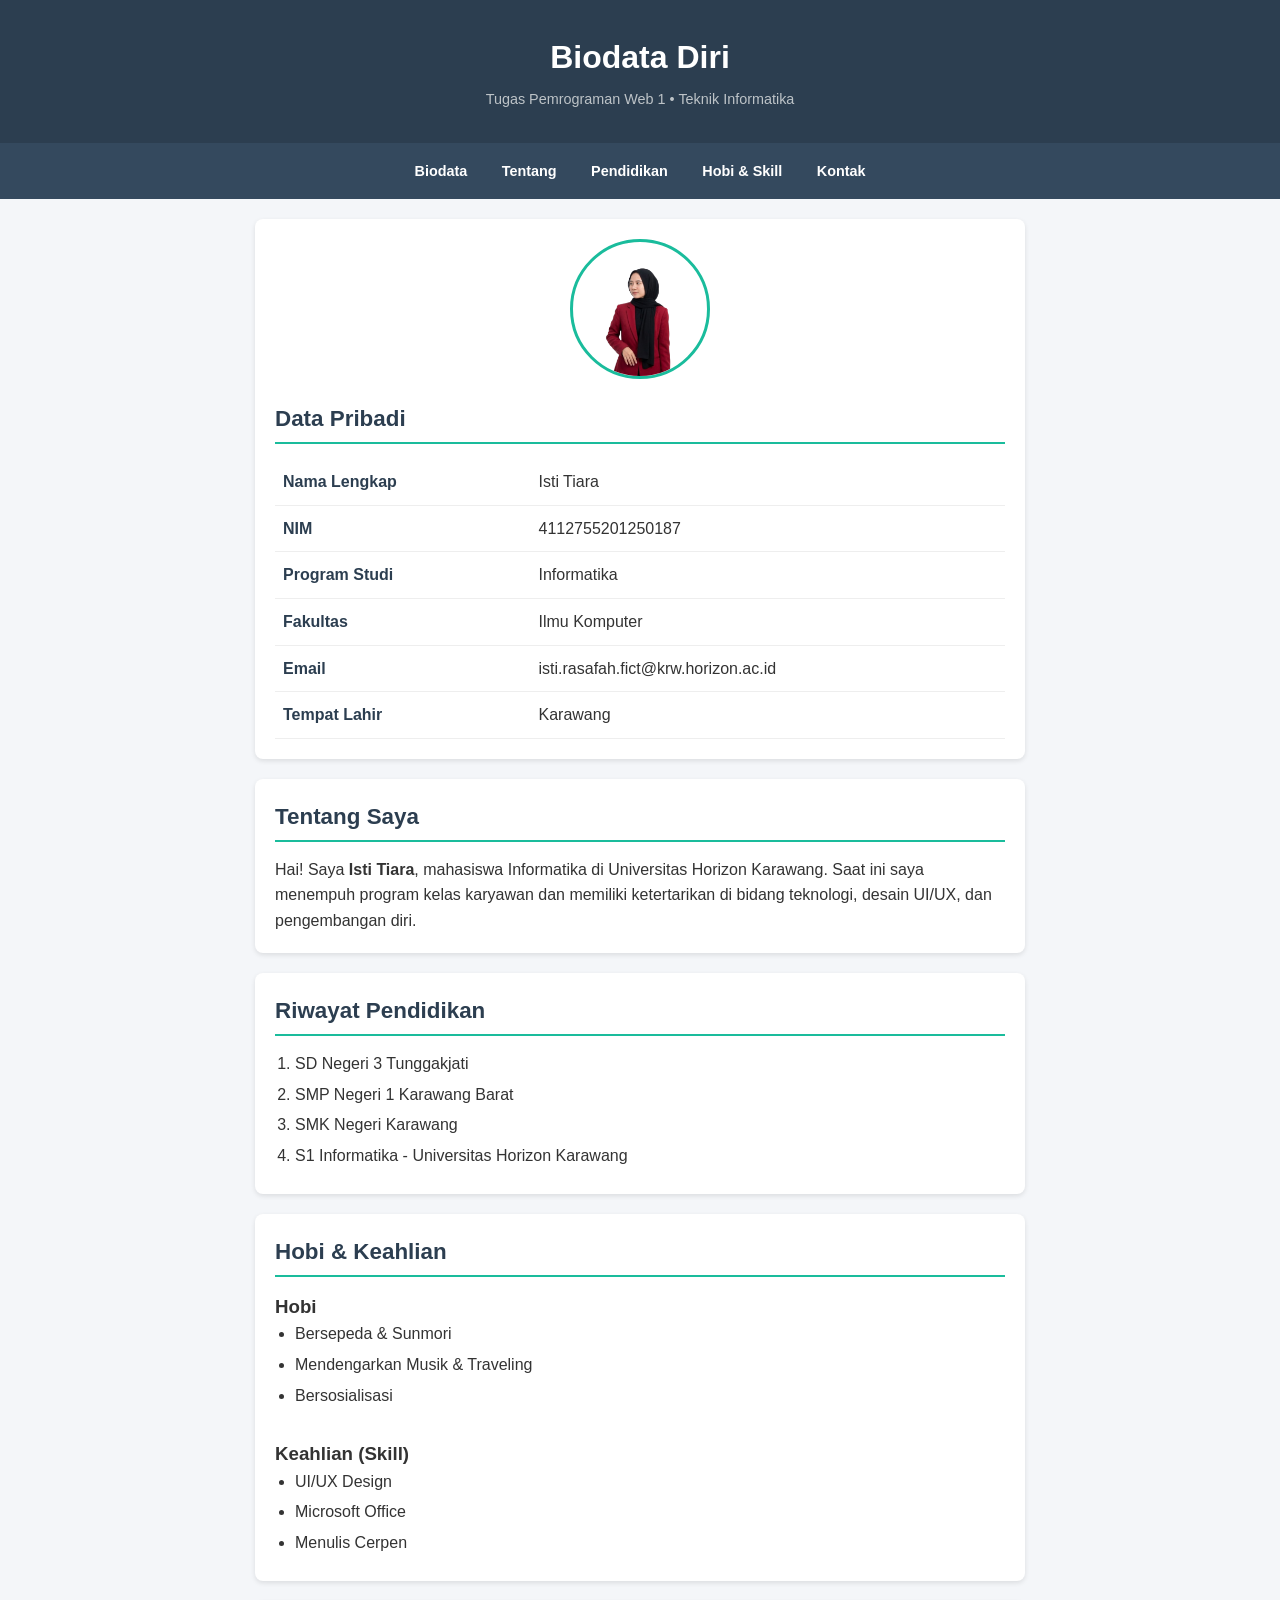
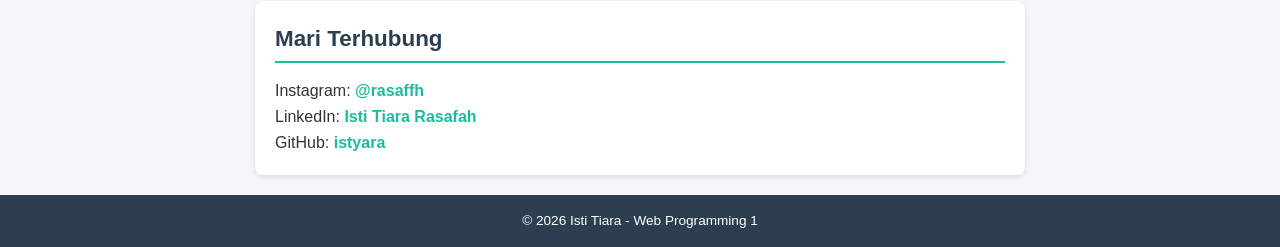
<file: index.html>
<!doctype html>
<html lang="id">
  <head>
    <meta charset="UTF-8" />
    <meta name="viewport" content="width=device-width, initial-scale=1.0" />
    <title>Biodata - Isti Tiara</title>
    <link rel="stylesheet" href="style.css" />
  </head>
  <body>
    <!-- Header Website -->
    <header>
      <h1>Biodata Diri</h1>
      <p>Tugas Pemrograman Web 1 &bull; Teknik Informatika</p>
    </header>

    <nav>
      <a href="#biodata">Biodata</a>
      <a href="#tentang">Tentang</a>
      <a href="#pendidikan">Pendidikan</a>
      <a href="#hobi">Hobi & Skill</a>
      <a href="#kontak">Kontak</a>
    </nav>

    <main>
      <section id="biodata">
        <div class="foto-profil">
          <img src="download.png" alt="Foto Profil Isti Tiara" />
        </div>
        <h2>Data Pribadi</h2>
        <table>
          <tr>
            <td>Nama Lengkap</td>
            <td>Isti Tiara</td>
          </tr>
          <tr>
            <td>NIM</td>
            <td>4112755201250187</td>
          </tr>
          <tr>
            <td>Program Studi</td>
            <td>Informatika</td>
          </tr>
          <tr>
            <td>Fakultas</td>
            <td>Ilmu Komputer</td>
          </tr>
          <tr>
            <td>Email</td>
            <td>isti.rasafah.fict@krw.horizon.ac.id</td>
          </tr>
          <tr>
            <td>Tempat Lahir</td>
            <td>Karawang</td>
          </tr>
        </table>
      </section>

      <section id="tentang">
        <h2>Tentang Saya</h2>
        <p>
          Hai! Saya <strong>Isti Tiara</strong>, mahasiswa Informatika di
          Universitas Horizon Karawang. Saat ini saya menempuh program kelas
          karyawan dan memiliki ketertarikan di bidang teknologi, desain UI/UX,
          dan pengembangan diri.
        </p>
      </section>

      <section id="pendidikan">
        <h2>Riwayat Pendidikan</h2>
        <ol>
          <li>SD Negeri 3 Tunggakjati</li>
          <li>SMP Negeri 1 Karawang Barat</li>
          <li>SMK Negeri Karawang</li>
          <li>S1 Informatika - Universitas Horizon Karawang</li>
        </ol>
      </section>

      <section id="hobi">
        <h2>Hobi & Keahlian</h2>
        <h3>Hobi</h3>
        <ul>
          <li>Bersepeda & Sunmori</li>
          <li>Mendengarkan Musik & Traveling</li>
          <li>Bersosialisasi</li>
        </ul>
        <br />
        <h3>Keahlian (Skill)</h3>
        <ul>
          <li>UI/UX Design</li>
          <li>Microsoft Office</li>
          <li>Menulis Cerpen</li>
        </ul>
      </section>

      <section id="kontak">
        <h2>Mari Terhubung</h2>
        <div class="social-links">
          <p>
            Instagram: <a href="https://www.instagram.com/rasaffh/">@rasaffh</a>
          </p>
          <p>
            LinkedIn:
            <a href="https://id.linkedin.com/in/isti-tiara-rasafah-0177401b2"
              >Isti Tiara Rasafah</a
            >
          </p>
          <p>
            GitHub:
            <a href="https://github.com/istyara/ISTI-TIARA-RASAFAH">istyara</a>
          </p>
        </div>
      </section>
    </main>

    <footer>
      <p>&copy; 2026 Isti Tiara - Web Programming 1</p>
    </footer>
  </body>
</html>
</file>
<file: style.css>
* {
    margin: 0;
    padding: 0;
    box-sizing: border-box;
}

body {
    font-family: Arial, sans-serif;
    background-color: #f4f6f9;
    color: #333333;
    line-height: 1.6;
}
header {
    background-color: #2c3e50;
    color: #ffffff;
    text-align: center;
    padding: 2rem 1rem;
}

header h1 {
    font-size: 2rem;
    margin-bottom: 5px;
}

header p {
    font-size: 0.9rem;
    color: #bdc3c7;
}

nav {
    background-color: #34495e;
    padding: 15px 10px;
    position: sticky;
    top: 0;
    text-align: center;
}

nav a {
    color: #ffffff;
    text-decoration: none;
    padding: 8px 15px;
    font-size: 0.9rem;
    font-weight: bold;
    transition: 0.3s;
}

nav a:hover {
    background-color: #1abc9c;
    border-radius: 4px;
}
main {
    max-width: 800px;
    margin: 20px auto;
    padding: 0 15px;
}

section {
    background-color: #ffffff;
    padding: 20px;
    margin-bottom: 20px;
    border-radius: 8px;
    box-shadow: 0 2px 5px rgba(0, 0, 0, 0.1);
}

section h2 {
    color: #2c3e50;
    border-bottom: 2px solid #1abc9c;
    padding-bottom: 5px;
    margin-bottom: 15px;
    font-size: 1.4rem;
}

/* Profil Foto */
.foto-profil {
    text-align: center;
    margin-bottom: 15px;
}

.foto-profil img {
    width: 140px;
    height: 140px;
    border-radius: 50%;
    object-fit: cover;
    border: 3px solid #1abc9c;
}

table {
    width: 100%;
    border-collapse: collapse;
}

table td {
    padding: 10px 8px;
    border-bottom: 1px solid #eeeeee;
}

table td:first-child {
    font-weight: bold;
    color: #2c3e50;
    width: 35%;
}

ul, ol {
    padding-left: 20px;
}

li {
    margin-bottom: 5px;
}

.social-links a {
    color: #1abc9c;
    text-decoration: none;
    font-weight: bold;
}

.social-links a:hover {
    text-decoration: underline;
}
footer {
    text-align: center;
    padding: 15px;
    background-color: #2c3e50;
    color: #ffffff;
    font-size: 0.85rem;
    margin-top: 20px;
}
</file>
